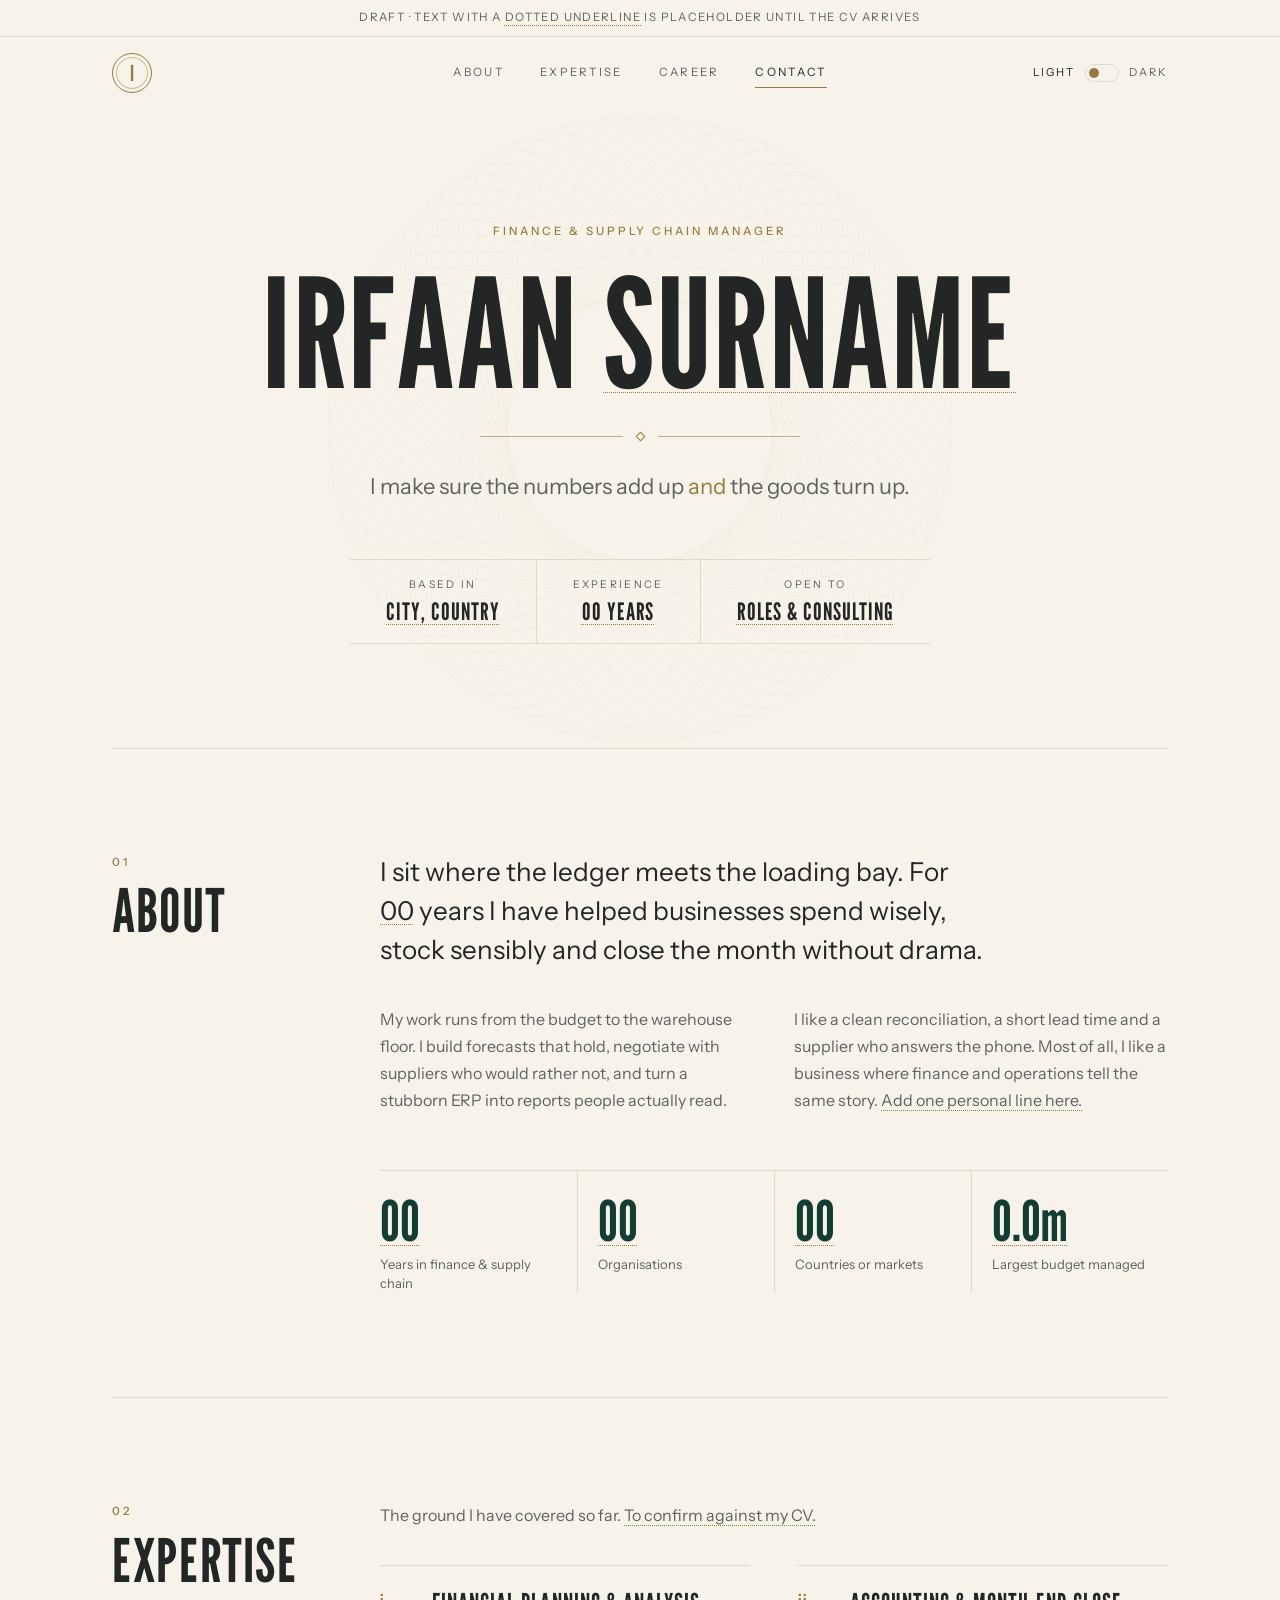
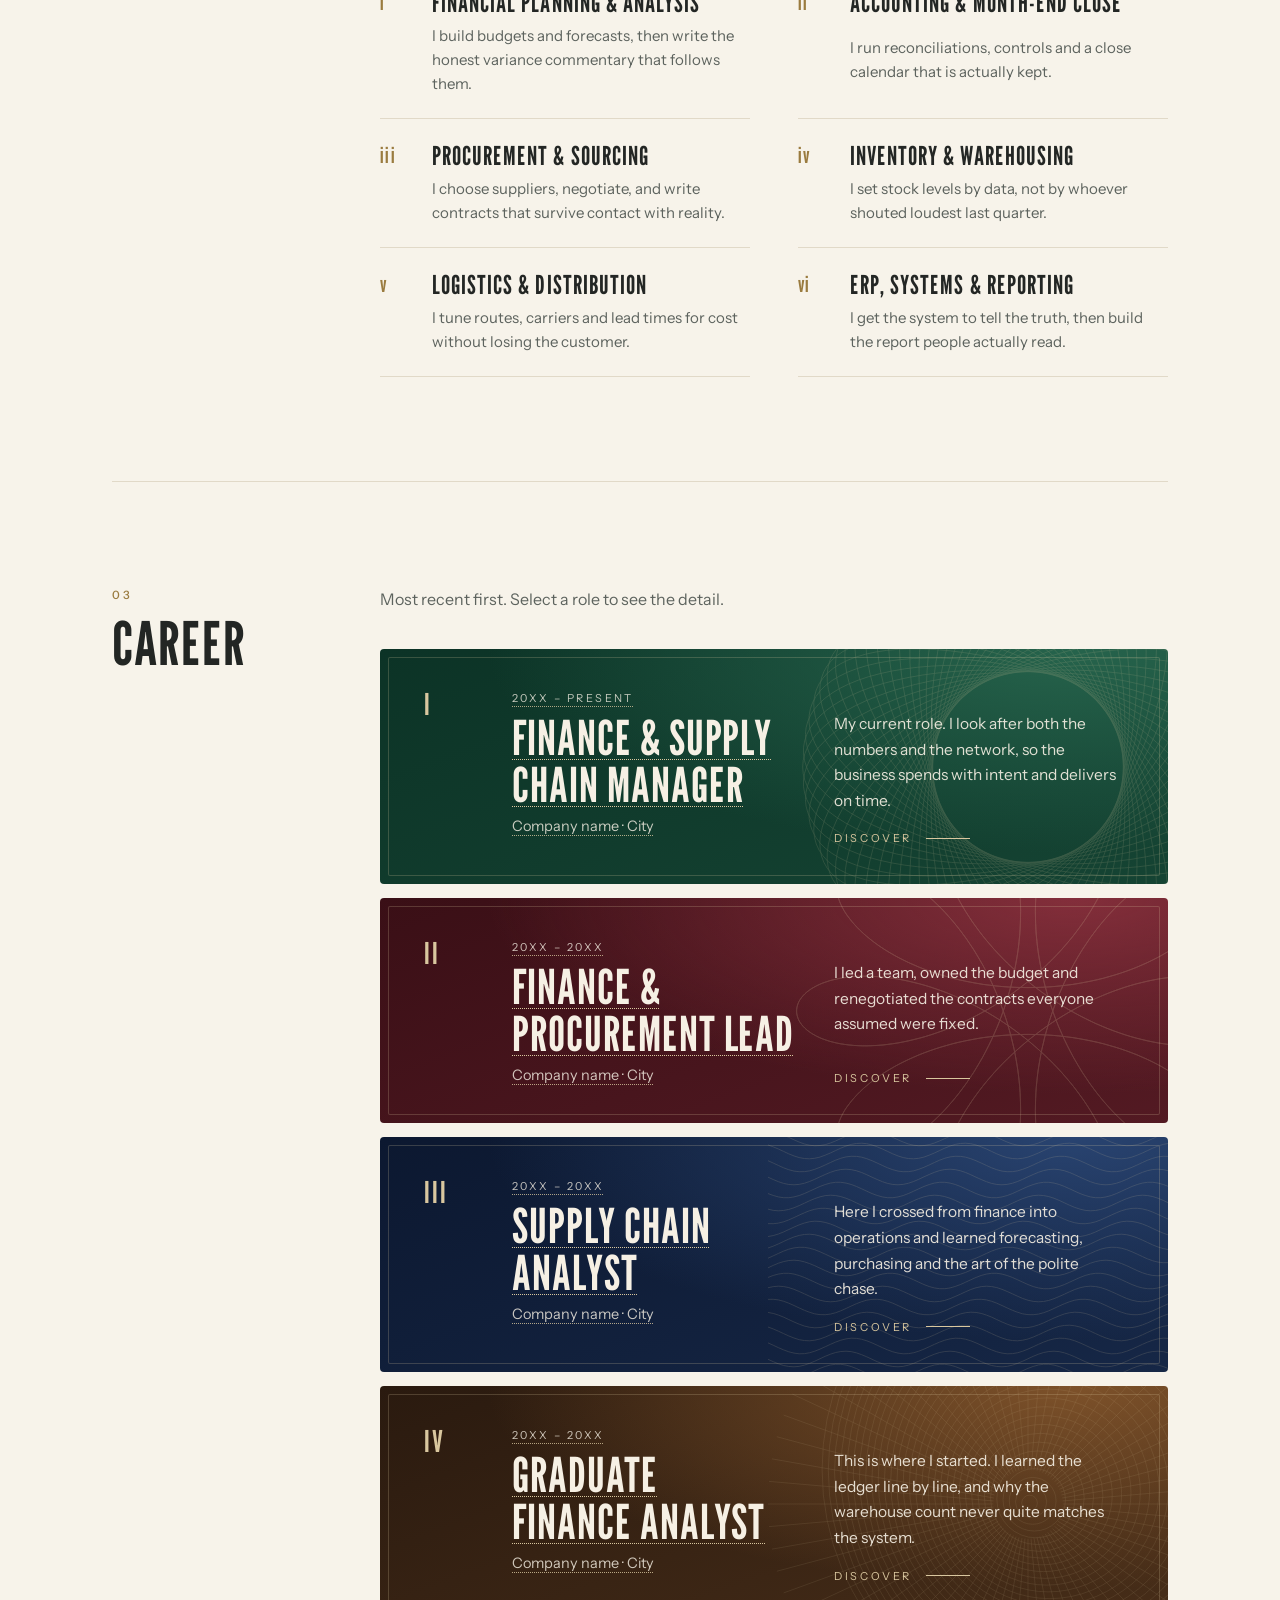
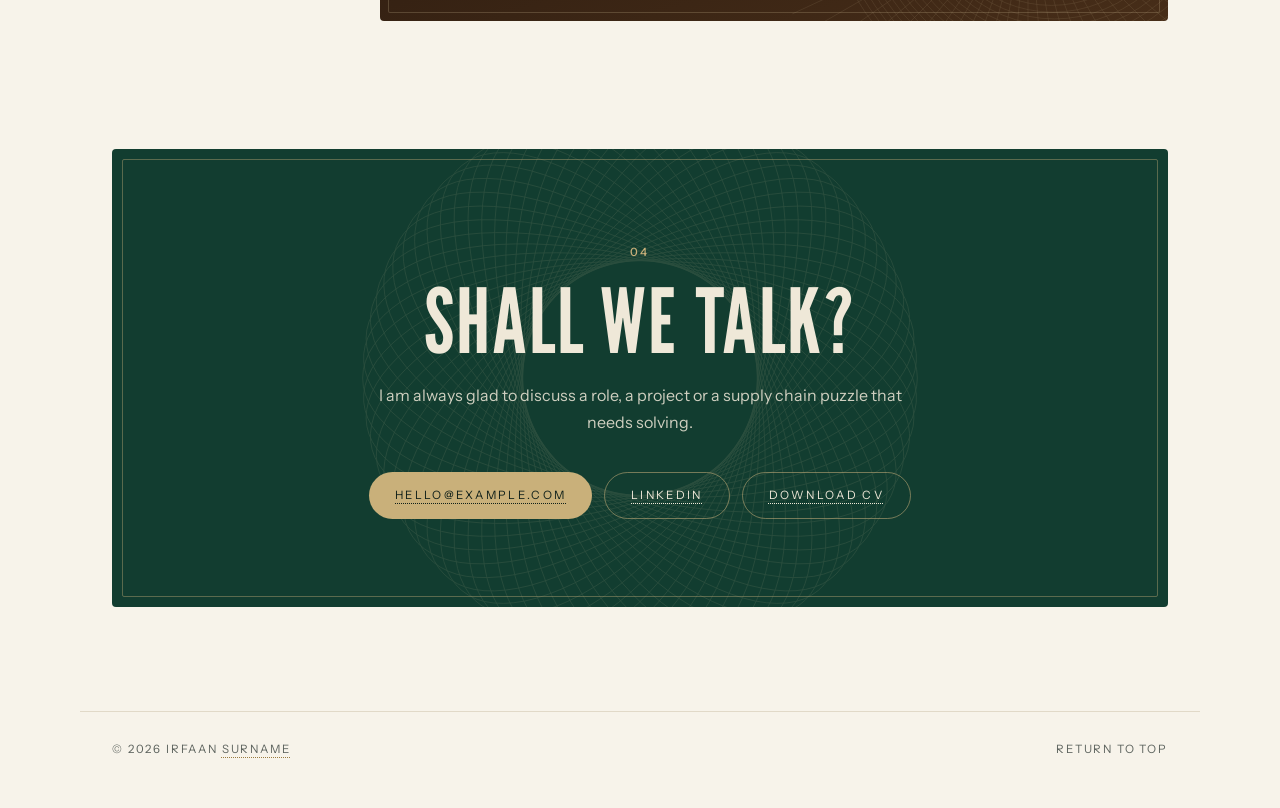
<file: index.html>
<!doctype html>
<html lang="en">
<head>
  <meta charset="utf-8">
  <meta name="viewport" content="width=device-width, initial-scale=1">
  <title>Irfaan · Finance &amp; Supply Chain</title>
  <meta name="description" content="Irfaan, Finance and Supply Chain Manager. About, areas of expertise and career.">
  <link rel="icon" href="assets/favicon.svg" type="image/svg+xml">
  <link rel="preconnect" href="https://fonts.googleapis.com">
  <link rel="preconnect" href="https://fonts.gstatic.com" crossorigin>
  <link href="https://fonts.googleapis.com/css2?family=League+Gothic&family=Instrument+Sans:wght@400;500;600&display=swap" rel="stylesheet">
  <link rel="stylesheet" href="styles.css">
  <script>
    (function () {
      try {
        var t = localStorage.getItem('theme');
        if (t === 'light' || t === 'dark') document.documentElement.setAttribute('data-theme', t);
      } catch (e) {}
    })();
  </script>
</head>
<body>
  <div class="draft-bar" role="note">
    Draft · text with a <mark class="ph">dotted underline</mark> is placeholder until the CV arrives
  </div>

  <header class="site-header">
    <div class="header-inner">
      <a class="crest" href="#top" aria-label="Back to top">
        <span class="crest-mark">I</span>
      </a>
      <nav class="nav" aria-label="Sections">
        <a href="#about">About</a>
        <a href="#expertise">Expertise</a>
        <a href="#career">Career</a>
        <a href="#contact">Contact</a>
      </nav>
      <button class="theme-toggle" type="button" aria-label="Switch between light and dark">
        <span class="theme-toggle-label theme-light">Light</span>
        <span class="theme-toggle-track" aria-hidden="true"><span class="theme-toggle-dot"></span></span>
        <span class="theme-toggle-label theme-dark">Dark</span>
      </button>
    </div>
  </header>

  <main id="top">
    <!-- HERO -->
    <section class="hero">
      <div class="hero-ornament" aria-hidden="true"></div>
      <p class="eyebrow reveal">Finance &amp; Supply Chain Manager</p>
      <h1 class="hero-name reveal">Irfaan <mark class="ph">Surname</mark></h1>
      <div class="rule reveal" aria-hidden="true"><span></span></div>
      <p class="hero-line reveal">
        I make sure the numbers add up <em>and</em> the goods turn up.
      </p>
      <dl class="facts reveal">
        <div><dt>Based in</dt><dd><mark class="ph">City, Country</mark></dd></div>
        <div><dt>Experience</dt><dd><mark class="ph">00 years</mark></dd></div>
        <div><dt>Open to</dt><dd><mark class="ph">Roles &amp; consulting</mark></dd></div>
      </dl>
    </section>

    <!-- ABOUT -->
    <section class="section about" id="about">
      <header class="section-label reveal">
        <span class="section-num">01</span>
        <h2>About</h2>
      </header>
      <div class="about-body">
        <p class="about-lead reveal">
          I sit where the ledger meets the loading bay. For <mark class="ph">00</mark> years I have helped
          businesses spend wisely, stock sensibly and close the month without drama.
        </p>
        <div class="about-cols reveal">
          <p>
            My work runs from the budget to the warehouse floor. I build forecasts that hold, negotiate with
            suppliers who would rather not, and turn a stubborn ERP into reports people actually read.
          </p>
          <p>
            I like a clean reconciliation, a short lead time and a supplier who answers the phone. Most of all,
            I like a business where finance and operations tell the same story.
            <mark class="ph">Add one personal line here.</mark>
          </p>
        </div>
        <div class="tally reveal">
          <div><strong><mark class="ph">00</mark></strong><span>Years in finance &amp; supply chain</span></div>
          <div><strong><mark class="ph">00</mark></strong><span>Organisations</span></div>
          <div><strong><mark class="ph">00</mark></strong><span>Countries or markets</span></div>
          <div><strong><mark class="ph">0.0m</mark></strong><span>Largest budget managed</span></div>
        </div>
      </div>
    </section>

    <!-- EXPERTISE -->
    <section class="section" id="expertise">
      <header class="section-label reveal">
        <span class="section-num">02</span>
        <h2>Expertise</h2>
      </header>
      <div>
        <p class="section-note reveal">The ground I have covered so far. <mark class="ph">To confirm against my CV.</mark></p>
        <ol class="menu">
          <li class="reveal"><span class="menu-num">i</span><h3>Financial planning &amp; analysis</h3><p>I build budgets and forecasts, then write the honest variance commentary that follows them.</p></li>
          <li class="reveal"><span class="menu-num">ii</span><h3>Accounting &amp; month-end close</h3><p>I run reconciliations, controls and a close calendar that is actually kept.</p></li>
          <li class="reveal"><span class="menu-num">iii</span><h3>Procurement &amp; sourcing</h3><p>I choose suppliers, negotiate, and write contracts that survive contact with reality.</p></li>
          <li class="reveal"><span class="menu-num">iv</span><h3>Inventory &amp; warehousing</h3><p>I set stock levels by data, not by whoever shouted loudest last quarter.</p></li>
          <li class="reveal"><span class="menu-num">v</span><h3>Logistics &amp; distribution</h3><p>I tune routes, carriers and lead times for cost without losing the customer.</p></li>
          <li class="reveal"><span class="menu-num">vi</span><h3>ERP, systems &amp; reporting</h3><p>I get the system to tell the truth, then build the report people actually read.</p></li>
        </ol>
      </div>
    </section>

    <!-- CAREER -->
    <section class="section career" id="career">
      <header class="section-label reveal">
        <span class="section-num">03</span>
        <h2>Career</h2>
      </header>
      <div>
        <p class="section-note reveal">Most recent first. Select a role to see the detail.</p>
        <div class="exp-list">
        <article class="exp reveal" data-tone="emerald" data-pattern="rosette">
          <button class="exp-toggle" type="button" aria-expanded="false" aria-controls="exp-1-detail">
            <span class="exp-num" aria-hidden="true">I</span>
            <span class="exp-head">
              <span class="exp-dates"><mark class="ph">20XX – Present</mark></span>
              <span class="exp-role"><mark class="ph">Finance &amp; Supply Chain Manager</mark></span>
              <span class="exp-org"><mark class="ph">Company name · City</mark></span>
            </span>
            <span class="exp-summary">My current role. I look after both the numbers and the network, so the business spends with intent and delivers on time.</span>
            <span class="exp-more" aria-hidden="true"><span class="exp-more-text">Discover</span><span class="exp-line"></span></span>
          </button>
          <div class="exp-detail" id="exp-1-detail" role="region">
            <div class="exp-detail-inner">
              <div class="exp-cols">
                <div>
                  <h4>What the role covers</h4>
                  <ul>
                    <li><mark class="ph">Responsibility one, in a single clear line.</mark></li>
                    <li><mark class="ph">Responsibility two, in a single clear line.</mark></li>
                    <li><mark class="ph">Responsibility three, in a single clear line.</mark></li>
                  </ul>
                </div>
                <div>
                  <h4>What has changed so far</h4>
                  <ul class="results">
                    <li><strong><mark class="ph">00%</mark></strong><span><mark class="ph">Measurable result</mark></span></li>
                    <li><strong><mark class="ph">0.0m</mark></strong><span><mark class="ph">Measurable result</mark></span></li>
                  </ul>
                </div>
              </div>
              <p class="exp-tools"><span>Tools</span> <mark class="ph">ERP · Planning · BI · …</mark></p>
            </div>
          </div>
        </article>
        <article class="exp reveal" data-tone="oxblood" data-pattern="spiro">
          <button class="exp-toggle" type="button" aria-expanded="false" aria-controls="exp-2-detail">
            <span class="exp-num" aria-hidden="true">II</span>
            <span class="exp-head">
              <span class="exp-dates"><mark class="ph">20XX – 20XX</mark></span>
              <span class="exp-role"><mark class="ph">Finance &amp; Procurement Lead</mark></span>
              <span class="exp-org"><mark class="ph">Company name · City</mark></span>
            </span>
            <span class="exp-summary">I led a team, owned the budget and renegotiated the contracts everyone assumed were fixed.</span>
            <span class="exp-more" aria-hidden="true"><span class="exp-more-text">Discover</span><span class="exp-line"></span></span>
          </button>
          <div class="exp-detail" id="exp-2-detail" role="region">
            <div class="exp-detail-inner">
              <div class="exp-cols">
                <div>
                  <h4>What the role covered</h4>
                  <ul>
                    <li><mark class="ph">Responsibility one, in a single clear line.</mark></li>
                    <li><mark class="ph">Responsibility two, in a single clear line.</mark></li>
                    <li><mark class="ph">Responsibility three, in a single clear line.</mark></li>
                  </ul>
                </div>
                <div>
                  <h4>What changed because of it</h4>
                  <ul class="results">
                    <li><strong><mark class="ph">00%</mark></strong><span><mark class="ph">Measurable result</mark></span></li>
                    <li><strong><mark class="ph">0.0m</mark></strong><span><mark class="ph">Measurable result</mark></span></li>
                  </ul>
                </div>
              </div>
              <p class="exp-tools"><span>Tools</span> <mark class="ph">ERP · Sourcing platform · …</mark></p>
            </div>
          </div>
        </article>
        <article class="exp reveal" data-tone="sapphire" data-pattern="wave">
          <button class="exp-toggle" type="button" aria-expanded="false" aria-controls="exp-3-detail">
            <span class="exp-num" aria-hidden="true">III</span>
            <span class="exp-head">
              <span class="exp-dates"><mark class="ph">20XX – 20XX</mark></span>
              <span class="exp-role"><mark class="ph">Supply Chain Analyst</mark></span>
              <span class="exp-org"><mark class="ph">Company name · City</mark></span>
            </span>
            <span class="exp-summary">Here I crossed from finance into operations and learned forecasting, purchasing and the art of the polite chase.</span>
            <span class="exp-more" aria-hidden="true"><span class="exp-more-text">Discover</span><span class="exp-line"></span></span>
          </button>
          <div class="exp-detail" id="exp-3-detail" role="region">
            <div class="exp-detail-inner">
              <div class="exp-cols">
                <div>
                  <h4>What the role covered</h4>
                  <ul>
                    <li><mark class="ph">Responsibility one, in a single clear line.</mark></li>
                    <li><mark class="ph">Responsibility two, in a single clear line.</mark></li>
                    <li><mark class="ph">Responsibility three, in a single clear line.</mark></li>
                  </ul>
                </div>
                <div>
                  <h4>What changed because of it</h4>
                  <ul class="results">
                    <li><strong><mark class="ph">00%</mark></strong><span><mark class="ph">Measurable result</mark></span></li>
                    <li><strong><mark class="ph">0.0m</mark></strong><span><mark class="ph">Measurable result</mark></span></li>
                  </ul>
                </div>
              </div>
              <p class="exp-tools"><span>Tools</span> <mark class="ph">ERP · Forecasting tool · …</mark></p>
            </div>
          </div>
        </article>
        <article class="exp reveal" data-tone="cognac" data-pattern="rings">
          <button class="exp-toggle" type="button" aria-expanded="false" aria-controls="exp-4-detail">
            <span class="exp-num" aria-hidden="true">IV</span>
            <span class="exp-head">
              <span class="exp-dates"><mark class="ph">20XX – 20XX</mark></span>
              <span class="exp-role"><mark class="ph">Graduate Finance Analyst</mark></span>
              <span class="exp-org"><mark class="ph">Company name · City</mark></span>
            </span>
            <span class="exp-summary">This is where I started. I learned the ledger line by line, and why the warehouse count never quite matches the system.</span>
            <span class="exp-more" aria-hidden="true"><span class="exp-more-text">Discover</span><span class="exp-line"></span></span>
          </button>
          <div class="exp-detail" id="exp-4-detail" role="region">
            <div class="exp-detail-inner">
              <div class="exp-cols">
                <div>
                  <h4>What the role covered</h4>
                  <ul>
                    <li><mark class="ph">Responsibility one, in a single clear line.</mark></li>
                    <li><mark class="ph">Responsibility two, in a single clear line.</mark></li>
                    <li><mark class="ph">Responsibility three, in a single clear line.</mark></li>
                  </ul>
                </div>
                <div>
                  <h4>What changed because of it</h4>
                  <ul class="results">
                    <li><strong><mark class="ph">00%</mark></strong><span><mark class="ph">Measurable result</mark></span></li>
                    <li><strong><mark class="ph">0.0m</mark></strong><span><mark class="ph">Measurable result</mark></span></li>
                  </ul>
                </div>
              </div>
              <p class="exp-tools"><span>Tools</span> <mark class="ph">Excel · ERP · …</mark></p>
            </div>
          </div>
        </article>
        </div>
      </div>
    </section>

    <!-- CONTACT -->
    <section class="contact" id="contact">
      <div class="contact-frame reveal">
        <span class="section-num">04</span>
        <h2>Shall we talk?</h2>
        <p>I am always glad to discuss a role, a project or a supply chain puzzle that needs solving.</p>
        <div class="contact-links">
          <a class="btn btn-solid" href="mailto:hello@example.com"><mark class="ph">hello@example.com</mark></a>
          <a class="btn btn-line" href="#" rel="noopener"><mark class="ph">LinkedIn</mark></a>
          <a class="btn btn-line" href="#"><mark class="ph">Download CV</mark></a>
        </div>
      </div>
    </section>
  </main>

  <footer class="site-footer">
    <span>© <span id="year">2026</span> Irfaan <mark class="ph">Surname</mark></span>
    <a href="#top">Return to top</a>
  </footer>

  <script src="script.js" defer></script>
</body>
</html>
</file>
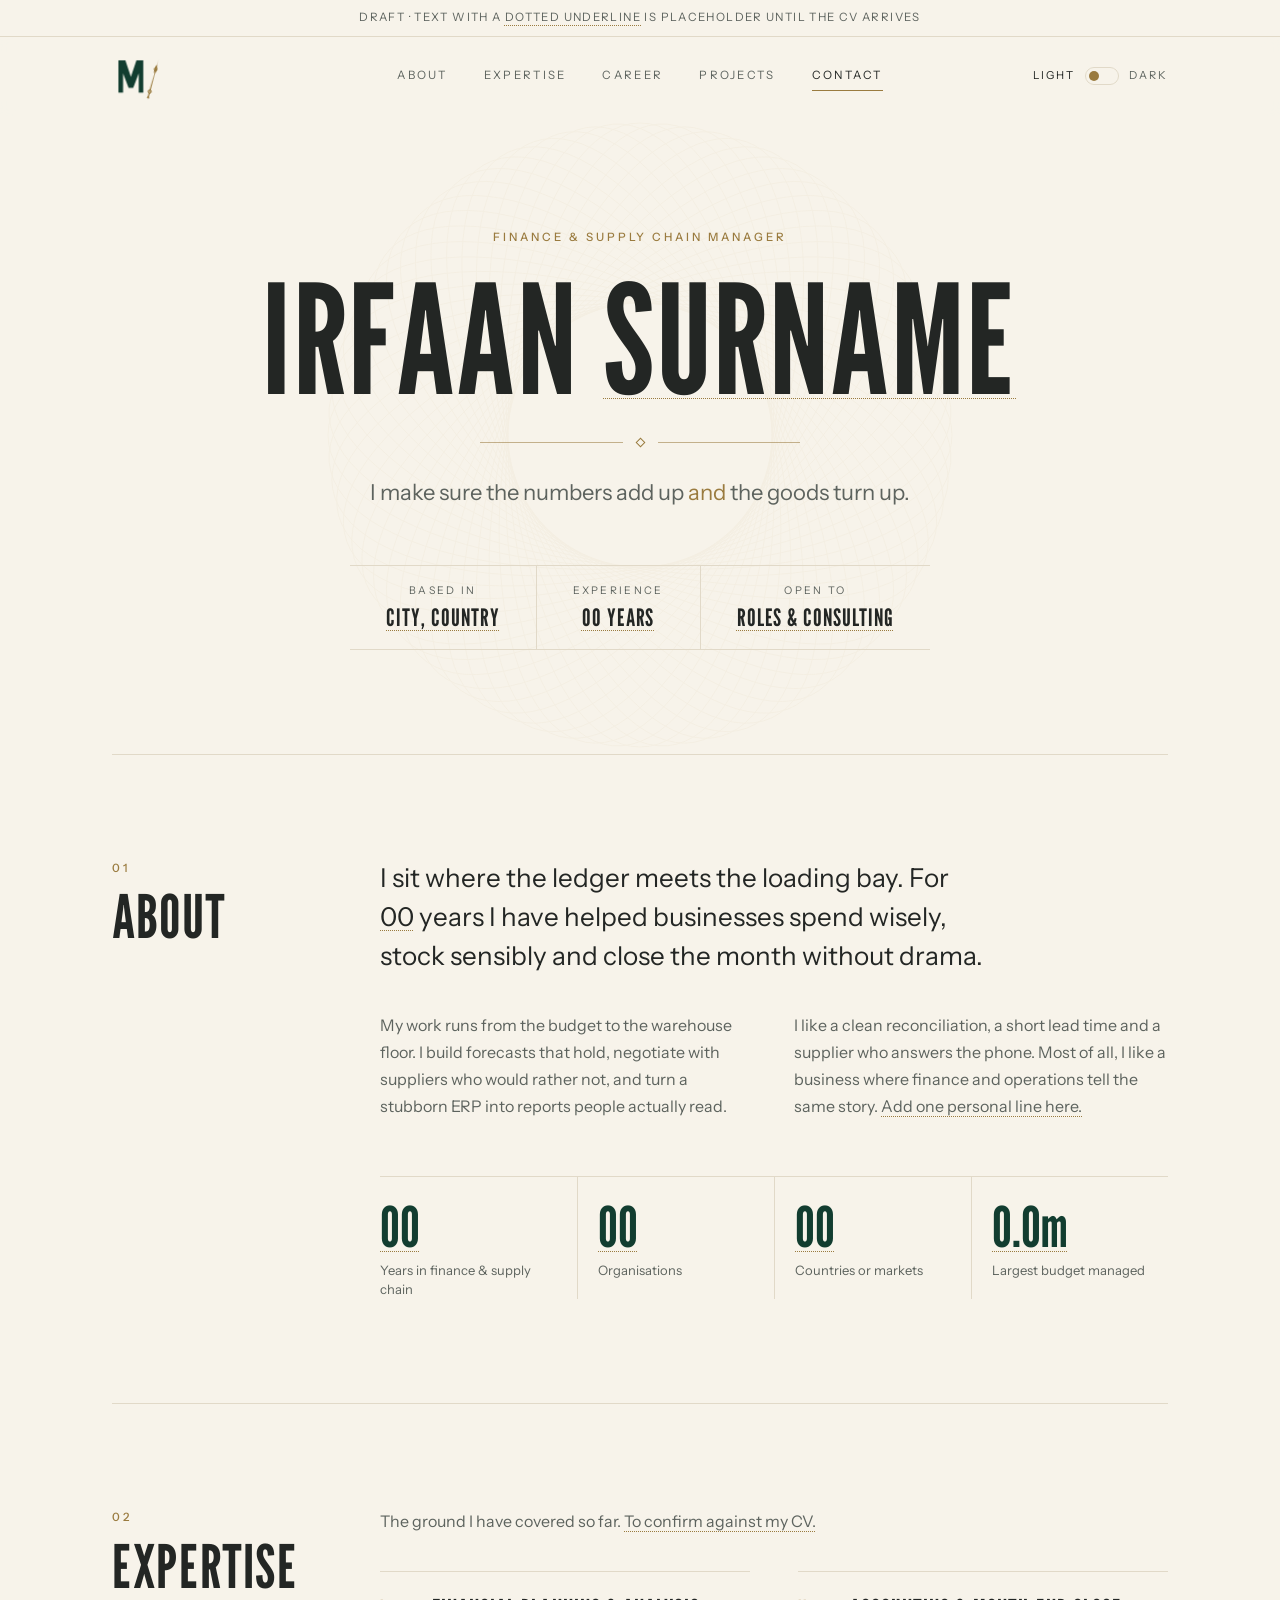
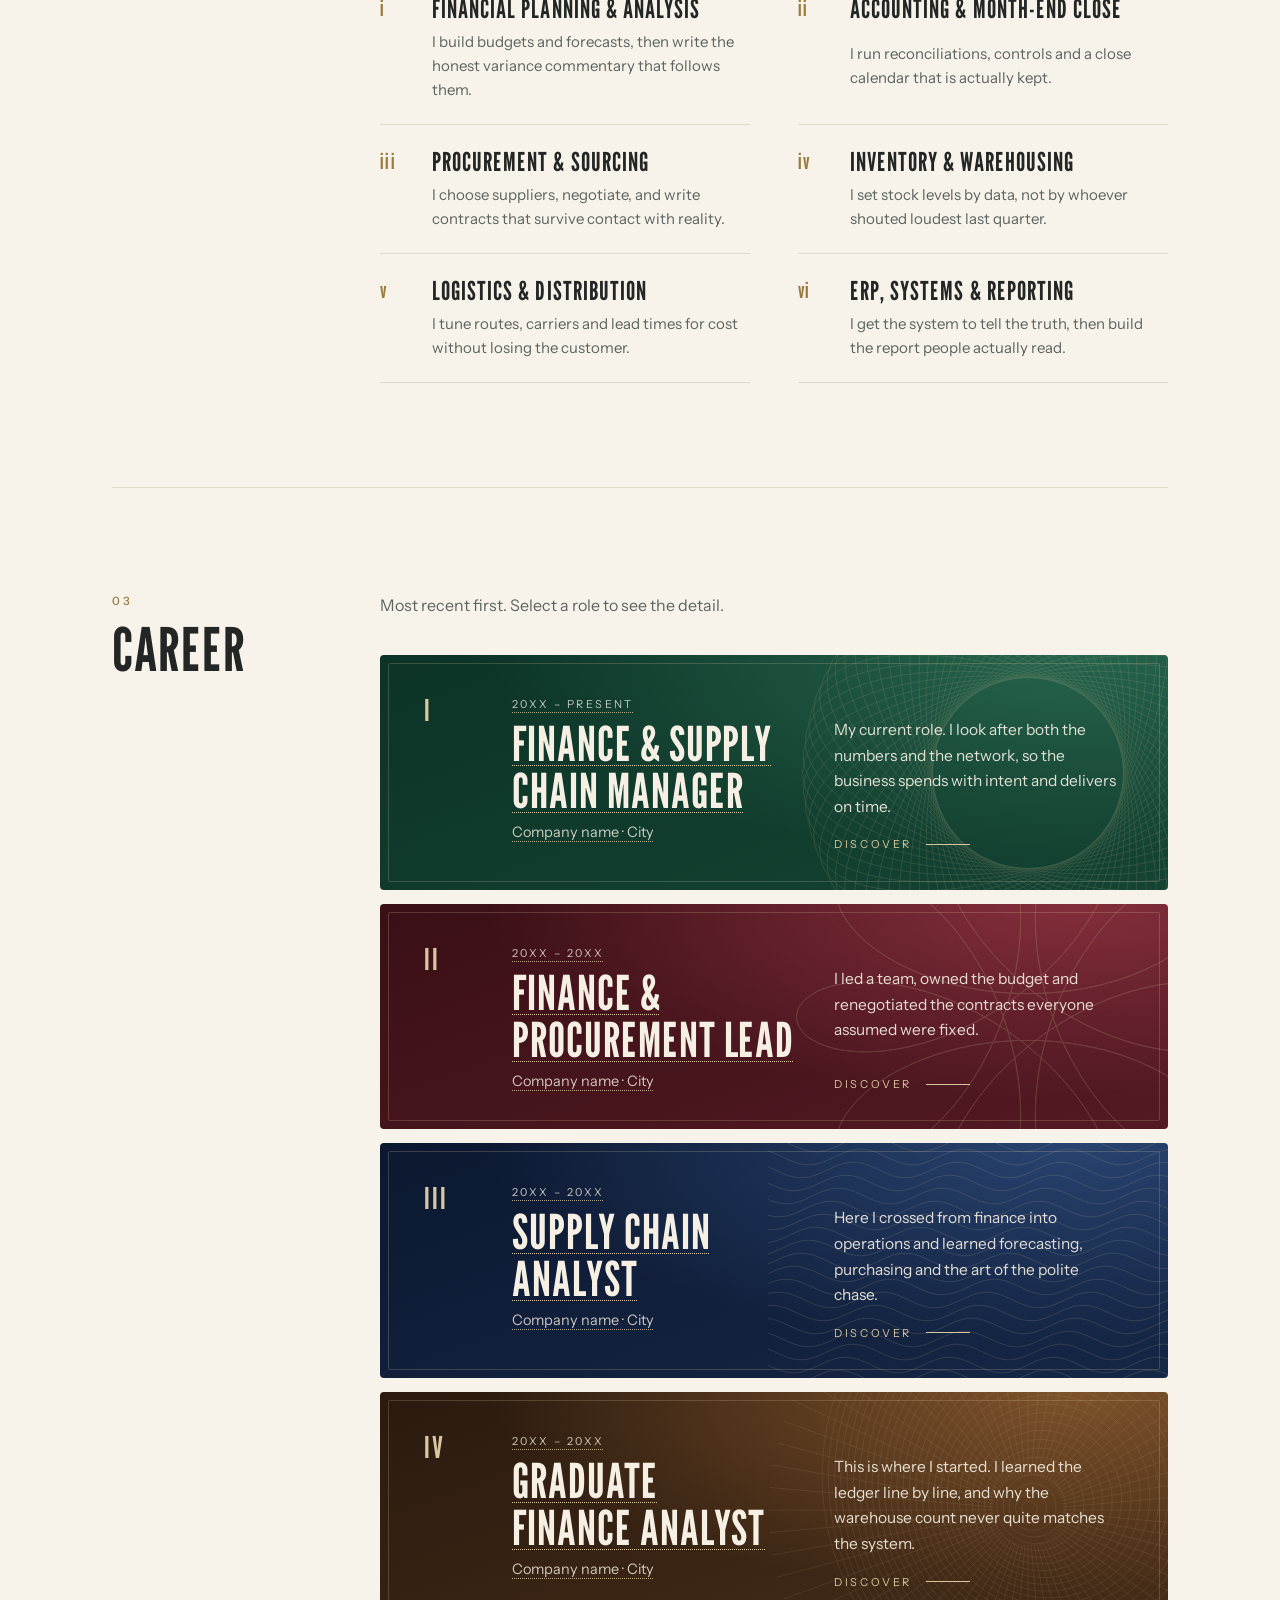
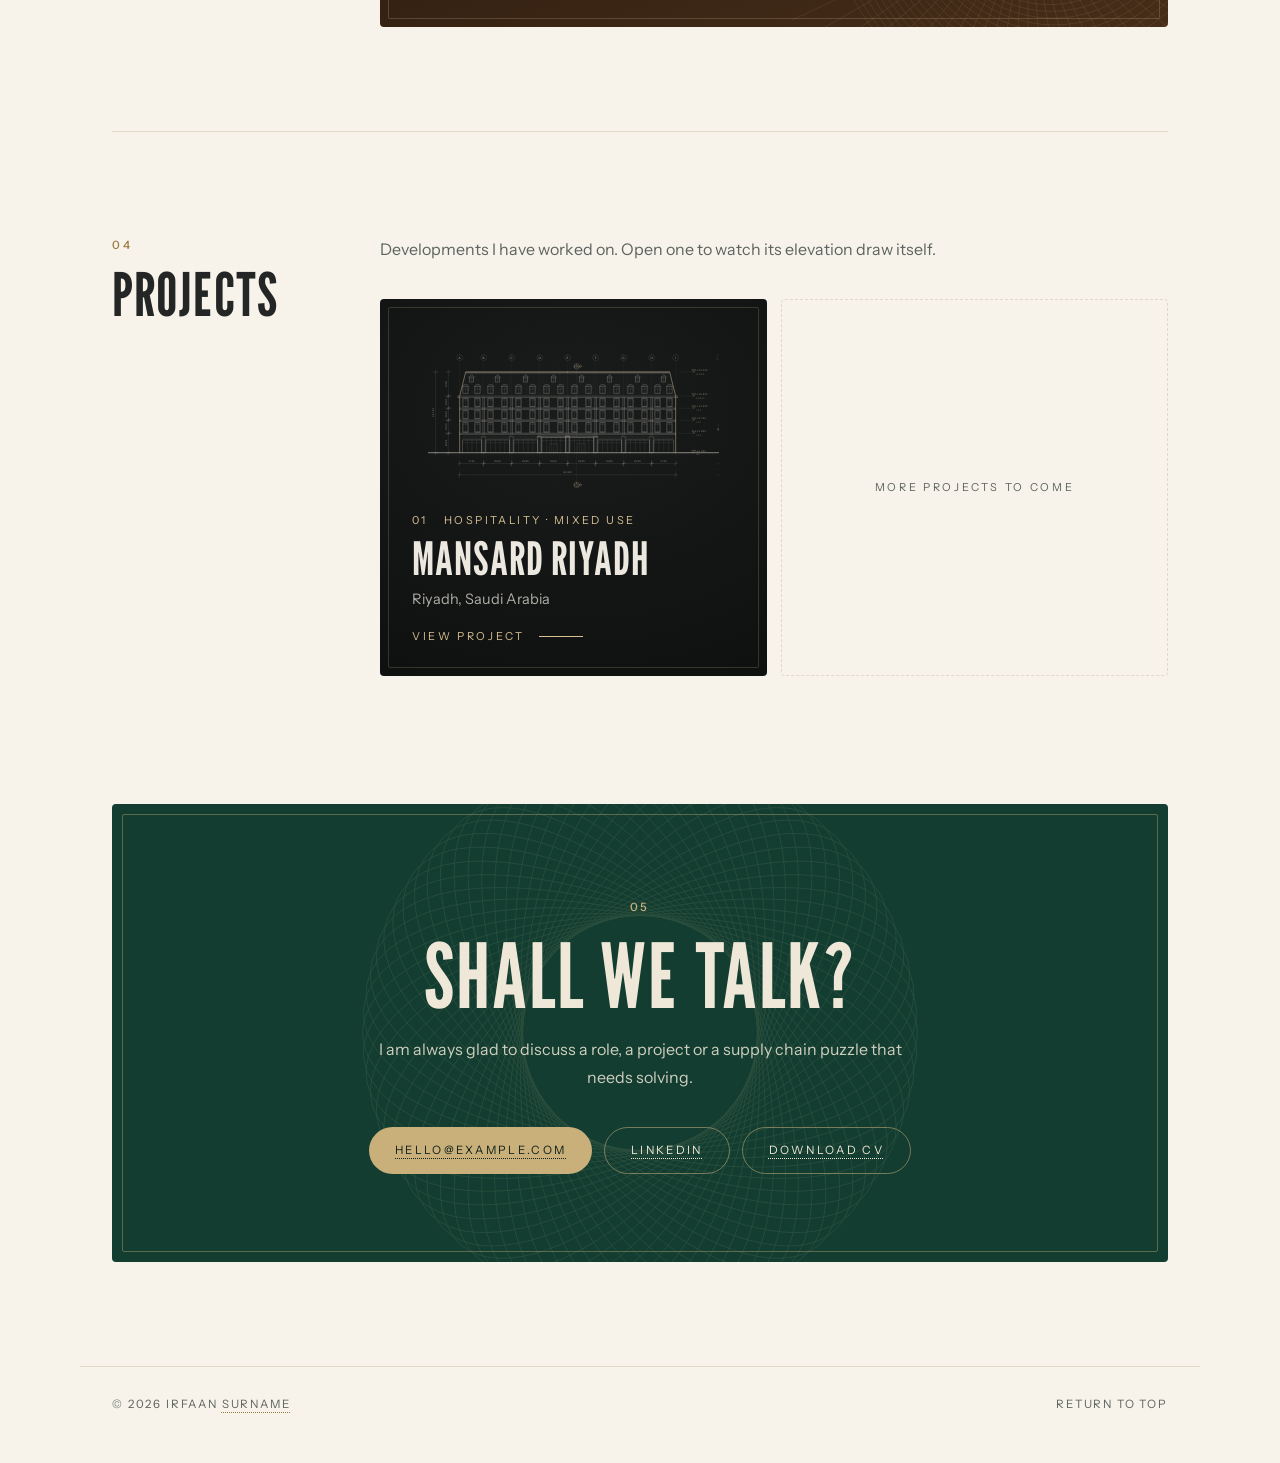
<file: public/index.html>
<!doctype html>
<html lang="en">
<head>
  <meta charset="utf-8">
  <meta name="viewport" content="width=device-width, initial-scale=1">
  <title>Irfaan · Finance &amp; Supply Chain</title>
  <meta name="description" content="Irfaan, Finance and Supply Chain Manager. About, areas of expertise, career and projects.">
  <link rel="icon" href="assets/favicon.svg" type="image/svg+xml">
  <link rel="preconnect" href="https://fonts.googleapis.com">
  <link rel="preconnect" href="https://fonts.gstatic.com" crossorigin>
  <link href="https://fonts.googleapis.com/css2?family=League+Gothic&family=Instrument+Sans:wght@400;500;600&display=swap" rel="stylesheet">
  <link rel="stylesheet" href="styles.css">
  <script>
    (function () {
      try {
        var t = localStorage.getItem('theme');
        if (t === 'light' || t === 'dark') document.documentElement.setAttribute('data-theme', t);
      } catch (e) {}
    })();
  </script>
</head>
<body>
  <div class="draft-bar" role="note">
    Draft · text with a <mark class="ph">dotted underline</mark> is placeholder until the CV arrives
  </div>

  <header class="site-header">
    <div class="header-inner">
      <a class="crest" href="#top" aria-label="MI, back to top">
        <svg class="logo" viewBox="0 0 106 100" aria-hidden="true">
          <path class="logo-m" d="M14 86V16h15l12 36 12-36h15v70H58V44L46 76H36L24 44v42z"/>
          <g transform="translate(82 84) rotate(15)"><g class="logo-hand"><path d="M-1.4 11 L-1.4 0 L0 -72 L1.4 0 L1.4 11 Z"/><path d="M0 -61 L4.2 -50 L0 -39 L-4.2 -50 Z"/><circle cy="13" r="2.6"/><circle r="4.4"/><circle class="logo-pin" r="1.6"/></g></g>
        </svg>
      </a>
      <nav class="nav" aria-label="Sections">
        <a href="#about">About</a>
        <a href="#expertise">Expertise</a>
        <a href="#career">Career</a>
        <a href="#projects">Projects</a>
        <a href="#contact">Contact</a>
      </nav>
      <button class="theme-toggle" type="button" aria-label="Switch between light and dark">
        <span class="theme-toggle-label theme-light">Light</span>
        <span class="theme-toggle-track" aria-hidden="true"><span class="theme-toggle-dot"></span></span>
        <span class="theme-toggle-label theme-dark">Dark</span>
      </button>
    </div>
  </header>

  <main id="top">
    <!-- HERO -->
    <section class="hero">
      <div class="hero-ornament" aria-hidden="true"></div>
      <p class="eyebrow reveal">Finance &amp; Supply Chain Manager</p>
      <h1 class="hero-name reveal">Irfaan <mark class="ph">Surname</mark></h1>
      <div class="rule reveal" aria-hidden="true"><span></span></div>
      <p class="hero-line reveal">
        I make sure the numbers add up <em>and</em> the goods turn up.
      </p>
      <dl class="facts reveal">
        <div><dt>Based in</dt><dd><mark class="ph">City, Country</mark></dd></div>
        <div><dt>Experience</dt><dd><mark class="ph">00 years</mark></dd></div>
        <div><dt>Open to</dt><dd><mark class="ph">Roles &amp; consulting</mark></dd></div>
      </dl>
    </section>

    <!-- ABOUT -->
    <section class="section about" id="about">
      <header class="section-label reveal">
        <span class="section-num">01</span>
        <h2>About</h2>
      </header>
      <div class="about-body">
        <p class="about-lead reveal">
          I sit where the ledger meets the loading bay. For <mark class="ph">00</mark> years I have helped
          businesses spend wisely, stock sensibly and close the month without drama.
        </p>
        <div class="about-cols reveal">
          <p>
            My work runs from the budget to the warehouse floor. I build forecasts that hold, negotiate with
            suppliers who would rather not, and turn a stubborn ERP into reports people actually read.
          </p>
          <p>
            I like a clean reconciliation, a short lead time and a supplier who answers the phone. Most of all,
            I like a business where finance and operations tell the same story.
            <mark class="ph">Add one personal line here.</mark>
          </p>
        </div>
        <div class="tally reveal">
          <div><strong><mark class="ph">00</mark></strong><span>Years in finance &amp; supply chain</span></div>
          <div><strong><mark class="ph">00</mark></strong><span>Organisations</span></div>
          <div><strong><mark class="ph">00</mark></strong><span>Countries or markets</span></div>
          <div><strong><mark class="ph">0.0m</mark></strong><span>Largest budget managed</span></div>
        </div>
      </div>
    </section>

    <!-- EXPERTISE -->
    <section class="section" id="expertise">
      <header class="section-label reveal">
        <span class="section-num">02</span>
        <h2>Expertise</h2>
      </header>
      <div>
        <p class="section-note reveal">The ground I have covered so far. <mark class="ph">To confirm against my CV.</mark></p>
        <ol class="menu">
          <li class="reveal"><span class="menu-num">i</span><h3>Financial planning &amp; analysis</h3><p>I build budgets and forecasts, then write the honest variance commentary that follows them.</p></li>
          <li class="reveal"><span class="menu-num">ii</span><h3>Accounting &amp; month-end close</h3><p>I run reconciliations, controls and a close calendar that is actually kept.</p></li>
          <li class="reveal"><span class="menu-num">iii</span><h3>Procurement &amp; sourcing</h3><p>I choose suppliers, negotiate, and write contracts that survive contact with reality.</p></li>
          <li class="reveal"><span class="menu-num">iv</span><h3>Inventory &amp; warehousing</h3><p>I set stock levels by data, not by whoever shouted loudest last quarter.</p></li>
          <li class="reveal"><span class="menu-num">v</span><h3>Logistics &amp; distribution</h3><p>I tune routes, carriers and lead times for cost without losing the customer.</p></li>
          <li class="reveal"><span class="menu-num">vi</span><h3>ERP, systems &amp; reporting</h3><p>I get the system to tell the truth, then build the report people actually read.</p></li>
        </ol>
      </div>
    </section>

    <!-- CAREER -->
    <section class="section career" id="career">
      <header class="section-label reveal">
        <span class="section-num">03</span>
        <h2>Career</h2>
      </header>
      <div>
        <p class="section-note reveal">Most recent first. Select a role to see the detail.</p>
        <div class="exp-list">
        <article class="exp reveal" data-tone="emerald" data-pattern="rosette">
          <button class="exp-toggle" type="button" aria-expanded="false" aria-controls="exp-1-detail">
            <span class="exp-num" aria-hidden="true">I</span>
            <span class="exp-head">
              <span class="exp-dates"><mark class="ph">20XX – Present</mark></span>
              <span class="exp-role"><mark class="ph">Finance &amp; Supply Chain Manager</mark></span>
              <span class="exp-org"><mark class="ph">Company name · City</mark></span>
            </span>
            <span class="exp-summary">My current role. I look after both the numbers and the network, so the business spends with intent and delivers on time.</span>
            <span class="exp-more" aria-hidden="true"><span class="exp-more-text">Discover</span><span class="exp-line"></span></span>
          </button>
          <div class="exp-detail" id="exp-1-detail" role="region">
            <div class="exp-detail-inner">
              <div class="exp-cols">
                <div>
                  <h4>What the role covers</h4>
                  <ul>
                    <li><mark class="ph">Responsibility one, in a single clear line.</mark></li>
                    <li><mark class="ph">Responsibility two, in a single clear line.</mark></li>
                    <li><mark class="ph">Responsibility three, in a single clear line.</mark></li>
                  </ul>
                </div>
                <div>
                  <h4>What has changed so far</h4>
                  <ul class="results">
                    <li><strong><mark class="ph">00%</mark></strong><span><mark class="ph">Measurable result</mark></span></li>
                    <li><strong><mark class="ph">0.0m</mark></strong><span><mark class="ph">Measurable result</mark></span></li>
                  </ul>
                </div>
              </div>
              <p class="exp-tools"><span>Tools</span> <mark class="ph">ERP · Planning · BI · …</mark></p>
            </div>
          </div>
        </article>
        <article class="exp reveal" data-tone="oxblood" data-pattern="spiro">
          <button class="exp-toggle" type="button" aria-expanded="false" aria-controls="exp-2-detail">
            <span class="exp-num" aria-hidden="true">II</span>
            <span class="exp-head">
              <span class="exp-dates"><mark class="ph">20XX – 20XX</mark></span>
              <span class="exp-role"><mark class="ph">Finance &amp; Procurement Lead</mark></span>
              <span class="exp-org"><mark class="ph">Company name · City</mark></span>
            </span>
            <span class="exp-summary">I led a team, owned the budget and renegotiated the contracts everyone assumed were fixed.</span>
            <span class="exp-more" aria-hidden="true"><span class="exp-more-text">Discover</span><span class="exp-line"></span></span>
          </button>
          <div class="exp-detail" id="exp-2-detail" role="region">
            <div class="exp-detail-inner">
              <div class="exp-cols">
                <div>
                  <h4>What the role covered</h4>
                  <ul>
                    <li><mark class="ph">Responsibility one, in a single clear line.</mark></li>
                    <li><mark class="ph">Responsibility two, in a single clear line.</mark></li>
                    <li><mark class="ph">Responsibility three, in a single clear line.</mark></li>
                  </ul>
                </div>
                <div>
                  <h4>What changed because of it</h4>
                  <ul class="results">
                    <li><strong><mark class="ph">00%</mark></strong><span><mark class="ph">Measurable result</mark></span></li>
                    <li><strong><mark class="ph">0.0m</mark></strong><span><mark class="ph">Measurable result</mark></span></li>
                  </ul>
                </div>
              </div>
              <p class="exp-tools"><span>Tools</span> <mark class="ph">ERP · Sourcing platform · …</mark></p>
            </div>
          </div>
        </article>
        <article class="exp reveal" data-tone="sapphire" data-pattern="wave">
          <button class="exp-toggle" type="button" aria-expanded="false" aria-controls="exp-3-detail">
            <span class="exp-num" aria-hidden="true">III</span>
            <span class="exp-head">
              <span class="exp-dates"><mark class="ph">20XX – 20XX</mark></span>
              <span class="exp-role"><mark class="ph">Supply Chain Analyst</mark></span>
              <span class="exp-org"><mark class="ph">Company name · City</mark></span>
            </span>
            <span class="exp-summary">Here I crossed from finance into operations and learned forecasting, purchasing and the art of the polite chase.</span>
            <span class="exp-more" aria-hidden="true"><span class="exp-more-text">Discover</span><span class="exp-line"></span></span>
          </button>
          <div class="exp-detail" id="exp-3-detail" role="region">
            <div class="exp-detail-inner">
              <div class="exp-cols">
                <div>
                  <h4>What the role covered</h4>
                  <ul>
                    <li><mark class="ph">Responsibility one, in a single clear line.</mark></li>
                    <li><mark class="ph">Responsibility two, in a single clear line.</mark></li>
                    <li><mark class="ph">Responsibility three, in a single clear line.</mark></li>
                  </ul>
                </div>
                <div>
                  <h4>What changed because of it</h4>
                  <ul class="results">
                    <li><strong><mark class="ph">00%</mark></strong><span><mark class="ph">Measurable result</mark></span></li>
                    <li><strong><mark class="ph">0.0m</mark></strong><span><mark class="ph">Measurable result</mark></span></li>
                  </ul>
                </div>
              </div>
              <p class="exp-tools"><span>Tools</span> <mark class="ph">ERP · Forecasting tool · …</mark></p>
            </div>
          </div>
        </article>
        <article class="exp reveal" data-tone="cognac" data-pattern="rings">
          <button class="exp-toggle" type="button" aria-expanded="false" aria-controls="exp-4-detail">
            <span class="exp-num" aria-hidden="true">IV</span>
            <span class="exp-head">
              <span class="exp-dates"><mark class="ph">20XX – 20XX</mark></span>
              <span class="exp-role"><mark class="ph">Graduate Finance Analyst</mark></span>
              <span class="exp-org"><mark class="ph">Company name · City</mark></span>
            </span>
            <span class="exp-summary">This is where I started. I learned the ledger line by line, and why the warehouse count never quite matches the system.</span>
            <span class="exp-more" aria-hidden="true"><span class="exp-more-text">Discover</span><span class="exp-line"></span></span>
          </button>
          <div class="exp-detail" id="exp-4-detail" role="region">
            <div class="exp-detail-inner">
              <div class="exp-cols">
                <div>
                  <h4>What the role covered</h4>
                  <ul>
                    <li><mark class="ph">Responsibility one, in a single clear line.</mark></li>
                    <li><mark class="ph">Responsibility two, in a single clear line.</mark></li>
                    <li><mark class="ph">Responsibility three, in a single clear line.</mark></li>
                  </ul>
                </div>
                <div>
                  <h4>What changed because of it</h4>
                  <ul class="results">
                    <li><strong><mark class="ph">00%</mark></strong><span><mark class="ph">Measurable result</mark></span></li>
                    <li><strong><mark class="ph">0.0m</mark></strong><span><mark class="ph">Measurable result</mark></span></li>
                  </ul>
                </div>
              </div>
              <p class="exp-tools"><span>Tools</span> <mark class="ph">Excel · ERP · …</mark></p>
            </div>
          </div>
        </article>
        </div>
      </div>
    </section>

    <!-- PROJECTS -->
    <section class="section projects" id="projects">
      <header class="section-label reveal">
        <span class="section-num">04</span>
        <h2>Projects</h2>
      </header>
      <div>
        <p class="section-note reveal">Developments I have worked on. Open one to watch its elevation draw itself.</p>
        <div class="proj-grid" id="proj-grid">
          <noscript><p><a href="projects/?p=mansard-riyadh">Mansard Riyadh</a></p></noscript>
        </div>
      </div>
    </section>

    <!-- CONTACT -->
    <section class="contact" id="contact">
      <div class="contact-frame reveal">
        <span class="section-num">05</span>
        <h2>Shall we talk?</h2>
        <p>I am always glad to discuss a role, a project or a supply chain puzzle that needs solving.</p>
        <div class="contact-links">
          <a class="btn btn-solid" href="mailto:hello@example.com"><mark class="ph">hello@example.com</mark></a>
          <a class="btn btn-line" href="#" rel="noopener"><mark class="ph">LinkedIn</mark></a>
          <a class="btn btn-line" href="#"><mark class="ph">Download CV</mark></a>
        </div>
      </div>
    </section>
  </main>

  <footer class="site-footer">
    <span>© <span id="year">2026</span> Irfaan <mark class="ph">Surname</mark></span>
    <a href="#top">Return to top</a>
  </footer>

  <script src="projects/data.js" defer></script>
  <script src="script.js" defer></script>
</body>
</html>
</file>
<file: styles.css>
/* ==========================================================
   Quiet luxury: generous space, hairlines, refined serif.
   Theme: Evergreen & Champagne (swap tokens below to retheme).
   ========================================================== */
:root {
  --bg: #f7f3ea;
  --surface: #fbf8f1;
  --ink: #232624;
  --ink-soft: #5d635e;
  --line: #e1d9c8;
  --accent: #9a7b3f;        /* champagne, deepened for text on ivory */
  --brand: #123d30;         /* forest green */
  --brand-ink: #f7f3ea;
  --band: #123d30;          /* contact band */
  --band-ink: #efe8d8;
  --band-accent: #c9b07a;

  /* career card tones: rich and varied */
  --emerald-a: #0c3326; --emerald-b: #2a6b52;
  --oxblood-a: #3a0f16; --oxblood-b: #8e3340;
  --sapphire-a: #0c1830; --sapphire-b: #2d4a7a;
  --cognac-a: #2a1a0f; --cognac-b: #8a5a2e;
  --card-ink: #f6f0e4;
  --card-line: #d9c79f;

  --display: "League Gothic", "Helvetica Neue Condensed", "Arial Narrow", Impact, sans-serif;
  --sans: "Instrument Sans", "Segoe UI", system-ui, sans-serif;
  --wrap: 1120px;
  color-scheme: light;
}
@media (prefers-color-scheme: dark) {
  :root:not([data-theme="light"]) {
    --bg: #0d1512; --surface: #121c18; --ink: #ece6d8; --ink-soft: #a4aba3; --line: #24302b;
    --accent: #c9b07a; --brand: #c9b07a; --brand-ink: #0d1512;
    --band: #0a2a20; --band-ink: #ece6d8; --band-accent: #c9b07a;
    color-scheme: dark;
  }
}
:root[data-theme="dark"] {
  --bg: #0d1512; --surface: #121c18; --ink: #ece6d8; --ink-soft: #a4aba3; --line: #24302b;
  --accent: #c9b07a; --brand: #c9b07a; --brand-ink: #0d1512;
  --band: #0a2a20; --band-ink: #ece6d8; --band-accent: #c9b07a;
  color-scheme: dark;
}

/* ---------- base ---------- */
*, *::before, *::after { box-sizing: border-box; }
html { scroll-behavior: smooth; scroll-padding-top: 90px; }
body {
  margin: 0; background: var(--bg); color: var(--ink);
  font: 400 16px/1.7 var(--sans);
  -webkit-font-smoothing: antialiased;
  transition: background-color .5s ease, color .5s ease;
}
h1, h2, h3, h4, p { margin: 0; }
ul, ol { margin: 0; padding: 0; list-style: none; }
a { color: inherit; }
button { font: inherit; color: inherit; }
:focus-visible { outline: 1.5px solid var(--accent); outline-offset: 4px; border-radius: 2px; }

mark.ph {
  background: none; color: inherit;
  text-decoration: underline dotted var(--accent);
  text-decoration-thickness: 1px; text-underline-offset: 4px;
}

.draft-bar {
  font-size: 11.5px; letter-spacing: .12em; text-transform: uppercase; text-align: center;
  padding: 8px 16px; color: var(--ink-soft); border-bottom: 1px solid var(--line);
}

/* ---------- header ---------- */
.site-header {
  position: sticky; top: 0; z-index: 20;
  background: color-mix(in srgb, var(--bg) 90%, transparent);
  backdrop-filter: blur(8px); -webkit-backdrop-filter: blur(8px);
  border-bottom: 1px solid transparent;
  transition: border-color .3s;
}
.site-header.scrolled { border-bottom-color: var(--line); }
.header-inner {
  max-width: var(--wrap); margin: 0 auto; padding: 16px 32px;
  display: grid; grid-template-columns: 1fr auto 1fr; align-items: center;
}
.crest { justify-self: start; text-decoration: none; }
.crest-mark {
  display: grid; place-items: center; width: 40px; height: 40px; border-radius: 50%;
  border: 1px solid var(--accent); color: var(--accent);
  font: 400 22px/1 var(--display); padding-top: 1px;
  box-shadow: inset 0 0 0 3px var(--bg), inset 0 0 0 4px color-mix(in srgb, var(--accent) 45%, transparent);
}
.nav { display: flex; gap: 36px; }
.nav a {
  text-decoration: none; font-size: 11.5px; letter-spacing: .2em; text-transform: uppercase;
  color: var(--ink-soft); padding: 6px 0; position: relative; transition: color .25s;
}
.nav a::after {
  content: ""; position: absolute; left: 50%; right: 50%; bottom: 0; height: 1px; background: var(--accent);
  transition: left .35s ease, right .35s ease;
}
.nav a:hover, .nav a.active { color: var(--ink); }
.nav a:hover::after, .nav a.active::after { left: 0; right: 0; }

.theme-toggle {
  justify-self: end; display: inline-flex; align-items: center; gap: 10px;
  background: none; border: 0; cursor: pointer; padding: 6px 0;
  font-size: 11px; letter-spacing: .18em; text-transform: uppercase; color: var(--ink-soft);
}
.theme-toggle-track { position: relative; width: 34px; height: 18px; border-radius: 999px; border: 1px solid var(--line); }
.theme-toggle-dot {
  position: absolute; top: 3px; left: 3px; width: 10px; height: 10px; border-radius: 50%;
  background: var(--accent); transition: transform .35s ease;
}
.theme-light { color: var(--ink); }
:root[data-theme="dark"] .theme-toggle-dot { transform: translateX(16px); }
:root[data-theme="dark"] .theme-light { color: var(--ink-soft); }
:root[data-theme="dark"] .theme-dark { color: var(--ink); }
@media (prefers-color-scheme: dark) {
  :root:not([data-theme="light"]) .theme-toggle-dot { transform: translateX(16px); }
  :root:not([data-theme="light"]) .theme-light { color: var(--ink-soft); }
  :root:not([data-theme="light"]) .theme-dark { color: var(--ink); }
}

main { max-width: var(--wrap); margin: 0 auto; padding: 0 32px; }

/* ---------- hero ---------- */
.hero { position: relative; text-align: center; padding: 112px 0 104px; isolation: isolate; }
.hero-ornament {
  position: absolute; z-index: -1; left: 50%; top: 50%; width: min(720px, 100%); aspect-ratio: 1;
  transform: translate(-50%, -50%);
  background: url("assets/guilloche-rosette.svg") center / contain no-repeat;
  opacity: .1;
  animation: turn 240s linear infinite;
}
@keyframes turn { to { transform: translate(-50%, -50%) rotate(360deg); } }

.eyebrow, .section-num {
  font-size: 11.5px; font-weight: 500; letter-spacing: .26em; text-transform: uppercase; color: var(--accent);
}
.hero-name {
  font: 400 clamp(72px, 12vw, 152px)/.92 var(--display);
  letter-spacing: .01em; text-transform: uppercase; margin: 22px 0 30px; text-wrap: balance;
}
.rule { display: flex; align-items: center; gap: 14px; width: min(320px, 70%); margin: 0 auto 30px; }
.rule::before, .rule::after { content: ""; flex: 1; height: 1px; background: var(--accent); opacity: .55; }
.rule span { width: 7px; height: 7px; transform: rotate(45deg); border: 1px solid var(--accent); }
.hero-line { font: 400 clamp(18px, 1.9vw, 22px)/1.5 var(--sans); color: var(--ink-soft); text-wrap: balance; }
.hero-line em { font-style: normal; color: var(--accent); }

.facts {
  display: inline-grid; grid-template-columns: repeat(3, auto); margin: 56px 0 0;
  border-top: 1px solid var(--line); border-bottom: 1px solid var(--line);
}
.facts div { padding: 16px 36px; }
.facts div + div { border-left: 1px solid var(--line); }
.facts dt { font-size: 10.5px; letter-spacing: .22em; text-transform: uppercase; color: var(--ink-soft); }
.facts dd { margin: 4px 0 0; font: 400 24px/1.2 var(--display); letter-spacing: .04em; text-transform: uppercase; }

/* ---------- sections ---------- */
.section {
  display: grid; grid-template-columns: 220px minmax(0, 1fr); gap: 48px;
  padding: 104px 0; border-top: 1px solid var(--line);
}
.section-label { position: sticky; top: 110px; align-self: start; display: grid; gap: 10px; }
.section-label h2 { font: 400 clamp(44px, 5vw, 60px)/.95 var(--display); letter-spacing: .02em; text-transform: uppercase; }
.section-note { color: var(--ink-soft); margin-bottom: 36px; max-width: 60ch; }

/* about */
.about-lead { font: 400 clamp(21px, 2.2vw, 26px)/1.5 var(--sans); color: var(--ink); max-width: 40ch; text-wrap: balance; margin-bottom: 36px; }
.about-cols { display: grid; grid-template-columns: 1fr 1fr; gap: 40px; color: var(--ink-soft); }
.tally { display: grid; grid-template-columns: repeat(4, 1fr); margin-top: 56px; border-top: 1px solid var(--line); }
.tally div { padding: 22px 20px 0 0; display: grid; gap: 6px; align-content: start; }
.tally div + div { padding-left: 20px; border-left: 1px solid var(--line); }
.tally strong { font: 400 56px/1 var(--display); color: var(--brand); font-variant-numeric: lining-nums tabular-nums; }
.tally span { font-size: 13px; color: var(--ink-soft); line-height: 1.45; }

/* expertise as a menu */
.menu { display: grid; grid-template-columns: 1fr 1fr; column-gap: 48px; }
.menu li {
  display: grid; grid-template-columns: 44px 1fr; column-gap: 8px;
  padding: 22px 0; border-top: 1px solid var(--line);
}
.menu li:nth-last-child(-n+2) { border-bottom: 1px solid var(--line); }
.menu-num { grid-row: span 2; font: 400 22px/1.35 var(--display); letter-spacing: .06em; color: var(--accent); }
.menu h3 { font: 400 26px/1.15 var(--display); letter-spacing: .04em; text-transform: uppercase; margin-bottom: 6px; }
.menu p { color: var(--ink-soft); font-size: 15px; line-height: 1.6; }

/* ---------- career cards ---------- */
.exp-list { display: grid; gap: 14px; }
.exp {
  --a: var(--emerald-a); --b: var(--emerald-b); --pattern: url("assets/guilloche-rosette.svg");
  position: relative; isolation: isolate; overflow: hidden;
  border-radius: 4px; color: var(--card-ink);
  background:
    radial-gradient(120% 140% at 88% 0%, color-mix(in srgb, var(--b) 85%, transparent), transparent 62%),
    linear-gradient(160deg, var(--a), color-mix(in srgb, var(--a) 70%, var(--b)));
}
.exp[data-tone="oxblood"]  { --a: var(--oxblood-a);  --b: var(--oxblood-b); }
.exp[data-tone="sapphire"] { --a: var(--sapphire-a); --b: var(--sapphire-b); }
.exp[data-tone="cognac"]   { --a: var(--cognac-a);   --b: var(--cognac-b); }
.exp[data-pattern="spiro"] { --pattern: url("assets/guilloche-spiro.svg"); }
.exp[data-pattern="wave"]  { --pattern: url("assets/guilloche-wave.svg"); }
.exp[data-pattern="rings"] { --pattern: url("assets/guilloche-rings.svg"); }

/* engraved pattern */
.exp::before {
  content: ""; position: absolute; z-index: -1; right: -120px; top: 50%; width: 520px; height: 520px;
  margin-top: -260px; background: var(--pattern) center / contain no-repeat;
  opacity: .2; transition: transform 1.6s cubic-bezier(.2,.7,.2,1), opacity .6s;
}
/* fine inner frame and a slow sheen on hover */
.exp::after {
  content: ""; position: absolute; inset: 8px; z-index: -1; pointer-events: none;
  border: 1px solid color-mix(in srgb, var(--card-line) 22%, transparent); border-radius: 2px;
  background: linear-gradient(105deg, transparent 40%, rgba(255,255,255,.07) 50%, transparent 60%) -150% 0 / 250% 100% no-repeat;
  transition: background-position 1.4s ease;
}
.exp:hover::before { transform: rotate(14deg) scale(1.04); opacity: .28; }
.exp:hover::after { background-position: 150% 0; }

.exp-toggle {
  all: unset; box-sizing: border-box; cursor: pointer; width: 100%;
  display: grid; grid-template-columns: 56px minmax(0, 1fr) minmax(0, 1fr); column-gap: 32px; row-gap: 16px;
  grid-template-areas: "num head summary" "num head more";
  padding: 40px 44px 36px;
}
.exp-toggle:focus-visible { outline: 1.5px solid var(--card-line); outline-offset: -14px; }
.exp-num { grid-area: num; font: 400 30px/1 var(--display); color: var(--card-line); letter-spacing: .06em; }
.exp-head { grid-area: head; display: grid; gap: 6px; align-content: start; }
.exp-dates { font-size: 11px; letter-spacing: .22em; text-transform: uppercase; opacity: .78; }
.exp-role { font: 400 clamp(36px, 3.8vw, 48px)/.98 var(--display); letter-spacing: .02em; text-transform: uppercase; text-wrap: balance; }
.exp-org { font-size: 14.5px; opacity: .8; }
.exp-summary { grid-area: summary; font-size: 15.5px; line-height: 1.65; opacity: .9; padding-top: 22px; }
.exp-more {
  grid-area: more; align-self: end; display: inline-flex; align-items: center; gap: 14px;
  font-size: 11px; letter-spacing: .24em; text-transform: uppercase; color: var(--card-line);
}
.exp-line { width: 44px; height: 1px; background: currentColor; transition: width .4s ease; }
.exp:hover .exp-line { width: 72px; }
.exp mark.ph { text-decoration-color: var(--card-line); }

.exp-detail { display: grid; grid-template-rows: 0fr; transition: grid-template-rows .55s cubic-bezier(.2,.7,.2,1); }
.exp-detail-inner { overflow: hidden; min-height: 0; padding: 0 44px 0 132px; }
.exp.open .exp-detail { grid-template-rows: 1fr; }
.exp.open .exp-detail-inner { padding-bottom: 40px; }
.exp.open .exp-line { width: 72px; }

.exp-cols {
  display: grid; grid-template-columns: 1.3fr 1fr; gap: 40px;
  padding-top: 28px; border-top: 1px solid color-mix(in srgb, var(--card-line) 30%, transparent);
}
.exp h4 { font-size: 10.5px; letter-spacing: .24em; text-transform: uppercase; font-weight: 500; color: var(--card-line); margin-bottom: 14px; }
.exp-cols ul li { position: relative; padding-left: 20px; margin: 8px 0; font-size: 15px; }
.exp-cols ul li::before {
  content: ""; position: absolute; left: 2px; top: .7em; width: 5px; height: 5px;
  transform: rotate(45deg); border: 1px solid var(--card-line);
}
.results { display: grid; grid-template-columns: 1fr 1fr; gap: 20px; }
.results li { padding-left: 0 !important; margin: 0 !important; display: grid; gap: 4px; }
.results li::before { display: none; }
.results strong { font: 400 50px/1 var(--display); letter-spacing: .02em; }
.results span { font-size: 13.5px; opacity: .8; }
.exp-tools { margin-top: 26px; font-size: 14px; opacity: .9; }
.exp-tools span { font-size: 10.5px; letter-spacing: .24em; text-transform: uppercase; color: var(--card-line); margin-right: 10px; }

/* ---------- contact band ---------- */
.contact { padding: 24px 0 104px; }
.contact-frame {
  position: relative; text-align: center; padding: 88px 32px; color: var(--band-ink);
  background: var(--band); border-radius: 4px; isolation: isolate; overflow: hidden;
}
.contact-frame::before {
  content: ""; position: absolute; inset: 10px; border: 1px solid color-mix(in srgb, var(--band-accent) 40%, transparent);
  border-radius: 2px; pointer-events: none;
}
.contact-frame::after {
  content: ""; position: absolute; z-index: -1; left: 50%; top: 50%; width: 640px; height: 640px; transform: translate(-50%, -50%);
  background: url("assets/guilloche-rosette.svg") center / contain no-repeat; opacity: .12;
}
.contact-frame .section-num { color: var(--band-accent); }
.contact-frame h2 { font: 400 clamp(56px, 7vw, 96px)/.95 var(--display); letter-spacing: .02em; text-transform: uppercase; margin: 14px 0 18px; }
.contact-frame p { max-width: 48ch; margin: 0 auto; opacity: .85; }
.contact-links { display: flex; flex-wrap: wrap; justify-content: center; gap: 12px; margin-top: 36px; }
.btn {
  display: inline-flex; align-items: center; padding: 13px 26px; border-radius: 999px; text-decoration: none;
  font-size: 11.5px; letter-spacing: .2em; text-transform: uppercase;
  transition: background-color .3s, color .3s, border-color .3s;
}
.btn-solid { background: var(--band-accent); color: #10201a; }
.btn-solid:hover { background: var(--band-ink); }
.btn-line { border: 1px solid color-mix(in srgb, var(--band-accent) 55%, transparent); }
.btn-line:hover { border-color: var(--band-accent); }
.contact-frame mark.ph { text-decoration-color: currentColor; }

.site-footer {
  max-width: var(--wrap); margin: 0 auto; padding: 28px 32px 48px;
  display: flex; justify-content: space-between; gap: 16px;
  font-size: 11.5px; letter-spacing: .16em; text-transform: uppercase; color: var(--ink-soft);
  border-top: 1px solid var(--line);
}
.site-footer a { text-decoration: none; }
.site-footer a:hover { color: var(--accent); }

/* ---------- reveal ---------- */
.js .reveal { opacity: 0; transform: translateY(12px); transition: opacity .9s ease, transform .9s ease; }
.js .reveal.in { opacity: 1; transform: none; }

/* ---------- responsive ---------- */
@media (max-width: 980px) {
  .section { grid-template-columns: 1fr; gap: 28px; padding: 80px 0; }
  .section-label { position: static; }
  .exp-toggle { grid-template-columns: 40px minmax(0, 1fr); grid-template-areas: "num head" "num summary" "num more"; padding: 32px 28px; }
  .exp-summary { padding-top: 0; }
  .exp-detail-inner { padding: 0 28px 0 100px; }
}
@media (max-width: 720px) {
  .header-inner { grid-template-columns: auto 1fr; padding: 12px 16px; }
  .nav { display: none; }
  main { padding: 0 16px; }
  .hero { padding: 72px 0 72px; }
  .facts { display: grid; grid-template-columns: 1fr; width: 100%; }
  .facts div + div { border-left: 0; border-top: 1px solid var(--line); }
  .about-cols, .menu, .exp-cols { grid-template-columns: 1fr; }
  .menu li:nth-last-child(2) { border-bottom: 0; }
  .tally { grid-template-columns: 1fr 1fr; }
  .tally div:nth-child(3) { border-left: 0; padding-left: 0; }
  .tally div:nth-child(n+3) { border-top: 1px solid var(--line); margin-top: 20px; }
  .exp-toggle { grid-template-columns: 1fr; grid-template-areas: "num" "head" "summary" "more"; padding: 28px 22px; row-gap: 12px; }
  .exp-detail-inner { padding: 0 22px; }
  .exp::before { width: 360px; height: 360px; margin-top: -180px; right: -160px; }
  .contact-frame { padding: 64px 20px; }
  .site-footer { padding: 24px 16px 40px; }
}

@media (prefers-reduced-motion: reduce) {
  html { scroll-behavior: auto; }
  *, *::before, *::after { animation: none !important; transition-duration: .01ms !important; }
  .js .reveal { opacity: 1; transform: none; }
}
</file>
<file: public/styles.css>
/* ==========================================================
   Quiet luxury: generous space, hairlines, refined serif.
   Theme: Evergreen & Champagne (swap tokens below to retheme).
   ========================================================== */
:root {
  --bg: #f7f3ea;
  --surface: #fbf8f1;
  --ink: #232624;
  --ink-soft: #5d635e;
  --line: #e1d9c8;
  --accent: #9a7b3f;        /* champagne, deepened for text on ivory */
  --brand: #123d30;         /* forest green */
  --brand-ink: #f7f3ea;
  --band: #123d30;          /* contact band */
  --band-ink: #efe8d8;
  --band-accent: #c9b07a;
  --logo-m: #123d30;

  /* career card tones: rich and varied */
  --emerald-a: #0c3326; --emerald-b: #2a6b52;
  --oxblood-a: #3a0f16; --oxblood-b: #8e3340;
  --sapphire-a: #0c1830; --sapphire-b: #2d4a7a;
  --cognac-a: #2a1a0f; --cognac-b: #8a5a2e;
  --card-ink: #f6f0e4;
  --card-line: #d9c79f;

  --display: "League Gothic", "Helvetica Neue Condensed", "Arial Narrow", Impact, sans-serif;
  --sans: "Instrument Sans", "Segoe UI", system-ui, sans-serif;
  --wrap: 1120px;
  color-scheme: light;
}
@media (prefers-color-scheme: dark) {
  :root:not([data-theme="light"]) {
    --bg: #0d1512; --surface: #121c18; --ink: #ece6d8; --ink-soft: #a4aba3; --line: #24302b;
    --accent: #c9b07a; --brand: #c9b07a; --brand-ink: #0d1512;
    --band: #0a2a20; --band-ink: #ece6d8; --band-accent: #c9b07a; --logo-m: #ece6d8;
    color-scheme: dark;
  }
}
:root[data-theme="dark"] {
  --bg: #0d1512; --surface: #121c18; --ink: #ece6d8; --ink-soft: #a4aba3; --line: #24302b;
  --accent: #c9b07a; --brand: #c9b07a; --brand-ink: #0d1512;
  --band: #0a2a20; --band-ink: #ece6d8; --band-accent: #c9b07a; --logo-m: #ece6d8;
  color-scheme: dark;
}

/* ---------- base ---------- */
*, *::before, *::after { box-sizing: border-box; }
html { scroll-behavior: smooth; scroll-padding-top: 90px; }
body {
  margin: 0; background: var(--bg); color: var(--ink);
  font: 400 16px/1.7 var(--sans);
  -webkit-font-smoothing: antialiased;
  transition: background-color .5s ease, color .5s ease;
}
h1, h2, h3, h4, p { margin: 0; }
ul, ol { margin: 0; padding: 0; list-style: none; }
a { color: inherit; }
button { font: inherit; color: inherit; }
:focus-visible { outline: 1.5px solid var(--accent); outline-offset: 4px; border-radius: 2px; }

mark.ph {
  background: none; color: inherit;
  text-decoration: underline dotted var(--accent);
  text-decoration-thickness: 1px; text-underline-offset: 4px;
}

.draft-bar {
  font-size: 11.5px; letter-spacing: .12em; text-transform: uppercase; text-align: center;
  padding: 8px 16px; color: var(--ink-soft); border-bottom: 1px solid var(--line);
}

/* ---------- header ---------- */
.site-header {
  position: sticky; top: 0; z-index: 20;
  background: color-mix(in srgb, var(--bg) 90%, transparent);
  backdrop-filter: blur(8px); -webkit-backdrop-filter: blur(8px);
  border-bottom: 1px solid transparent;
  transition: border-color .3s;
}
.site-header.scrolled { border-bottom-color: var(--line); }
.header-inner {
  max-width: var(--wrap); margin: 0 auto; padding: 16px 32px;
  display: grid; grid-template-columns: 1fr auto 1fr; align-items: center;
}
.crest { justify-self: start; text-decoration: none; }
.logo { display: block; height: 46px; width: auto; overflow: visible; }
.logo-m { fill: var(--logo-m); transform-box: fill-box; transform-origin: 50% 100%; animation: logo-settle 1s cubic-bezier(.2,.7,.2,1) both; }
.logo-hand { fill: var(--accent); transform-box: fill-box; transform-origin: 50% 83.3%; animation: logo-sweep 1.6s .45s cubic-bezier(.3,1.45,.5,1) both; }
.logo-pin { fill: var(--bg); }
.crest:hover .logo-hand { animation: logo-tick .6s cubic-bezier(.3,1.6,.5,1); }
@keyframes logo-settle { from { opacity: 0; transform: translateY(6px); } to { opacity: 1; transform: none; } }
@keyframes logo-sweep { from { opacity: 0; transform: rotate(-40deg); } 15% { opacity: 1; } to { opacity: 1; transform: rotate(0deg); } }
@keyframes logo-tick { 40% { transform: rotate(6deg); } to { transform: rotate(0deg); } }
.nav { display: flex; gap: 36px; }
.nav a {
  text-decoration: none; font-size: 11.5px; letter-spacing: .2em; text-transform: uppercase;
  color: var(--ink-soft); padding: 6px 0; position: relative; transition: color .25s;
}
.nav a::after {
  content: ""; position: absolute; left: 50%; right: 50%; bottom: 0; height: 1px; background: var(--accent);
  transition: left .35s ease, right .35s ease;
}
.nav a:hover, .nav a.active { color: var(--ink); }
.nav a:hover::after, .nav a.active::after { left: 0; right: 0; }

.theme-toggle {
  justify-self: end; display: inline-flex; align-items: center; gap: 10px;
  background: none; border: 0; cursor: pointer; padding: 6px 0;
  font-size: 11px; letter-spacing: .18em; text-transform: uppercase; color: var(--ink-soft);
}
.theme-toggle-track { position: relative; width: 34px; height: 18px; border-radius: 999px; border: 1px solid var(--line); }
.theme-toggle-dot {
  position: absolute; top: 3px; left: 3px; width: 10px; height: 10px; border-radius: 50%;
  background: var(--accent); transition: transform .35s ease;
}
.theme-light { color: var(--ink); }
:root[data-theme="dark"] .theme-toggle-dot { transform: translateX(16px); }
:root[data-theme="dark"] .theme-light { color: var(--ink-soft); }
:root[data-theme="dark"] .theme-dark { color: var(--ink); }
@media (prefers-color-scheme: dark) {
  :root:not([data-theme="light"]) .theme-toggle-dot { transform: translateX(16px); }
  :root:not([data-theme="light"]) .theme-light { color: var(--ink-soft); }
  :root:not([data-theme="light"]) .theme-dark { color: var(--ink); }
}

main { max-width: var(--wrap); margin: 0 auto; padding: 0 32px; }

/* ---------- hero ---------- */
.hero { position: relative; text-align: center; padding: 112px 0 104px; isolation: isolate; }
.hero-ornament {
  position: absolute; z-index: -1; left: 50%; top: 50%; width: min(720px, 100%); aspect-ratio: 1;
  transform: translate(-50%, -50%);
  background: url("assets/guilloche-rosette.svg") center / contain no-repeat;
  opacity: .1;
  animation: turn 240s linear infinite;
}
@keyframes turn { to { transform: translate(-50%, -50%) rotate(360deg); } }

.eyebrow, .section-num {
  font-size: 11.5px; font-weight: 500; letter-spacing: .26em; text-transform: uppercase; color: var(--accent);
}
.hero-name {
  font: 400 clamp(72px, 12vw, 152px)/.92 var(--display);
  letter-spacing: .01em; text-transform: uppercase; margin: 22px 0 30px; text-wrap: balance;
}
.rule { display: flex; align-items: center; gap: 14px; width: min(320px, 70%); margin: 0 auto 30px; }
.rule::before, .rule::after { content: ""; flex: 1; height: 1px; background: var(--accent); opacity: .55; }
.rule span { width: 7px; height: 7px; transform: rotate(45deg); border: 1px solid var(--accent); }
.hero-line { font: 400 clamp(18px, 1.9vw, 22px)/1.5 var(--sans); color: var(--ink-soft); text-wrap: balance; }
.hero-line em { font-style: normal; color: var(--accent); }

.facts {
  display: inline-grid; grid-template-columns: repeat(3, auto); margin: 56px 0 0;
  border-top: 1px solid var(--line); border-bottom: 1px solid var(--line);
}
.facts div { padding: 16px 36px; }
.facts div + div { border-left: 1px solid var(--line); }
.facts dt { font-size: 10.5px; letter-spacing: .22em; text-transform: uppercase; color: var(--ink-soft); }
.facts dd { margin: 4px 0 0; font: 400 24px/1.2 var(--display); letter-spacing: .04em; text-transform: uppercase; }

/* ---------- sections ---------- */
.section {
  display: grid; grid-template-columns: 220px minmax(0, 1fr); gap: 48px;
  padding: 104px 0; border-top: 1px solid var(--line);
}
.section-label { position: sticky; top: 110px; align-self: start; display: grid; gap: 10px; }
.section-label h2 { font: 400 clamp(44px, 5vw, 60px)/.95 var(--display); letter-spacing: .02em; text-transform: uppercase; }
.section-note { color: var(--ink-soft); margin-bottom: 36px; max-width: 60ch; }

/* about */
.about-lead { font: 400 clamp(21px, 2.2vw, 26px)/1.5 var(--sans); color: var(--ink); max-width: 40ch; text-wrap: balance; margin-bottom: 36px; }
.about-cols { display: grid; grid-template-columns: 1fr 1fr; gap: 40px; color: var(--ink-soft); }
.tally { display: grid; grid-template-columns: repeat(4, 1fr); margin-top: 56px; border-top: 1px solid var(--line); }
.tally div { padding: 22px 20px 0 0; display: grid; gap: 6px; align-content: start; }
.tally div + div { padding-left: 20px; border-left: 1px solid var(--line); }
.tally strong { font: 400 56px/1 var(--display); color: var(--brand); font-variant-numeric: lining-nums tabular-nums; }
.tally span { font-size: 13px; color: var(--ink-soft); line-height: 1.45; }

/* expertise as a menu */
.menu { display: grid; grid-template-columns: 1fr 1fr; column-gap: 48px; }
.menu li {
  display: grid; grid-template-columns: 44px 1fr; column-gap: 8px;
  padding: 22px 0; border-top: 1px solid var(--line);
}
.menu li:nth-last-child(-n+2) { border-bottom: 1px solid var(--line); }
.menu-num { grid-row: span 2; font: 400 22px/1.35 var(--display); letter-spacing: .06em; color: var(--accent); }
.menu h3 { font: 400 26px/1.15 var(--display); letter-spacing: .04em; text-transform: uppercase; margin-bottom: 6px; }
.menu p { color: var(--ink-soft); font-size: 15px; line-height: 1.6; }

/* ---------- career cards ---------- */
.exp-list { display: grid; gap: 14px; }
.exp {
  --a: var(--emerald-a); --b: var(--emerald-b); --pattern: url("assets/guilloche-rosette.svg");
  position: relative; isolation: isolate; overflow: hidden;
  border-radius: 4px; color: var(--card-ink);
  background:
    radial-gradient(120% 140% at 88% 0%, color-mix(in srgb, var(--b) 85%, transparent), transparent 62%),
    linear-gradient(160deg, var(--a), color-mix(in srgb, var(--a) 70%, var(--b)));
}
.exp[data-tone="oxblood"]  { --a: var(--oxblood-a);  --b: var(--oxblood-b); }
.exp[data-tone="sapphire"] { --a: var(--sapphire-a); --b: var(--sapphire-b); }
.exp[data-tone="cognac"]   { --a: var(--cognac-a);   --b: var(--cognac-b); }
.exp[data-pattern="spiro"] { --pattern: url("assets/guilloche-spiro.svg"); }
.exp[data-pattern="wave"]  { --pattern: url("assets/guilloche-wave.svg"); }
.exp[data-pattern="rings"] { --pattern: url("assets/guilloche-rings.svg"); }

/* engraved pattern */
.exp::before {
  content: ""; position: absolute; z-index: -1; right: -120px; top: 50%; width: 520px; height: 520px;
  margin-top: -260px; background: var(--pattern) center / contain no-repeat;
  opacity: .2; transition: transform 1.6s cubic-bezier(.2,.7,.2,1), opacity .6s;
}
/* fine inner frame and a slow sheen on hover */
.exp::after {
  content: ""; position: absolute; inset: 8px; z-index: -1; pointer-events: none;
  border: 1px solid color-mix(in srgb, var(--card-line) 22%, transparent); border-radius: 2px;
  background: linear-gradient(105deg, transparent 40%, rgba(255,255,255,.07) 50%, transparent 60%) -150% 0 / 250% 100% no-repeat;
  transition: background-position 1.4s ease;
}
.exp:hover::before { transform: rotate(14deg) scale(1.04); opacity: .28; }
.exp:hover::after { background-position: 150% 0; }

.exp-toggle {
  all: unset; box-sizing: border-box; cursor: pointer; width: 100%;
  display: grid; grid-template-columns: 56px minmax(0, 1fr) minmax(0, 1fr); column-gap: 32px; row-gap: 16px;
  grid-template-areas: "num head summary" "num head more";
  padding: 40px 44px 36px;
}
.exp-toggle:focus-visible { outline: 1.5px solid var(--card-line); outline-offset: -14px; }
.exp-num { grid-area: num; font: 400 30px/1 var(--display); color: var(--card-line); letter-spacing: .06em; }
.exp-head { grid-area: head; display: grid; gap: 6px; align-content: start; }
.exp-dates { font-size: 11px; letter-spacing: .22em; text-transform: uppercase; opacity: .78; }
.exp-role { font: 400 clamp(36px, 3.8vw, 48px)/.98 var(--display); letter-spacing: .02em; text-transform: uppercase; text-wrap: balance; }
.exp-org { font-size: 14.5px; opacity: .8; }
.exp-summary { grid-area: summary; font-size: 15.5px; line-height: 1.65; opacity: .9; padding-top: 22px; }
.exp-more {
  grid-area: more; align-self: end; display: inline-flex; align-items: center; gap: 14px;
  font-size: 11px; letter-spacing: .24em; text-transform: uppercase; color: var(--card-line);
}
.exp-line { width: 44px; height: 1px; background: currentColor; transition: width .4s ease; }
.exp:hover .exp-line { width: 72px; }
.exp mark.ph { text-decoration-color: var(--card-line); }

.exp-detail { display: grid; grid-template-rows: 0fr; transition: grid-template-rows .55s cubic-bezier(.2,.7,.2,1); }
.exp-detail-inner { overflow: hidden; min-height: 0; padding: 0 44px 0 132px; }
.exp.open .exp-detail { grid-template-rows: 1fr; }
.exp.open .exp-detail-inner { padding-bottom: 40px; }
.exp.open .exp-line { width: 72px; }

.exp-cols {
  display: grid; grid-template-columns: 1.3fr 1fr; gap: 40px;
  padding-top: 28px; border-top: 1px solid color-mix(in srgb, var(--card-line) 30%, transparent);
}
.exp h4 { font-size: 10.5px; letter-spacing: .24em; text-transform: uppercase; font-weight: 500; color: var(--card-line); margin-bottom: 14px; }
.exp-cols ul li { position: relative; padding-left: 20px; margin: 8px 0; font-size: 15px; }
.exp-cols ul li::before {
  content: ""; position: absolute; left: 2px; top: .7em; width: 5px; height: 5px;
  transform: rotate(45deg); border: 1px solid var(--card-line);
}
.results { display: grid; grid-template-columns: 1fr 1fr; gap: 20px; }
.results li { padding-left: 0 !important; margin: 0 !important; display: grid; gap: 4px; }
.results li::before { display: none; }
.results strong { font: 400 50px/1 var(--display); letter-spacing: .02em; }
.results span { font-size: 13.5px; opacity: .8; }
.exp-tools { margin-top: 26px; font-size: 14px; opacity: .9; }
.exp-tools span { font-size: 10.5px; letter-spacing: .24em; text-transform: uppercase; color: var(--card-line); margin-right: 10px; }

/* ---------- project cards ---------- */
.proj-grid { display: grid; grid-template-columns: 1fr 1fr; gap: 14px; }
.proj-card {
  position: relative; isolation: isolate; overflow: hidden; display: grid; grid-template-rows: auto 1fr;
  border-radius: 4px; text-decoration: none; color: #ece8df;
  background: radial-gradient(120% 90% at 50% 30%, #1a1c1c, #0d0e0e);
}
.proj-card::after {
  content: ""; position: absolute; inset: 8px; pointer-events: none; border-radius: 2px;
  border: 1px solid rgba(216,193,147,.2); transition: border-color .5s;
}
.proj-card:hover::after { border-color: rgba(216,193,147,.45); }
.proj-fig { display: block; aspect-ratio: 16 / 8; padding: 22px 18px 0; overflow: hidden; }
.proj-fig img {
  display: block; width: 100%; height: 100%; object-fit: contain; opacity: .78;
  transition: transform 1.4s cubic-bezier(.2,.7,.2,1), opacity .6s;
}
.proj-card:hover .proj-fig img { transform: scale(1.05); opacity: 1; }
.proj-body { display: grid; gap: 6px; padding: 18px 32px 30px; }
.proj-meta { display: flex; gap: 16px; font-size: 11px; letter-spacing: .22em; text-transform: uppercase; color: #d8c193; }
.proj-title { font: 400 clamp(36px, 3.6vw, 46px)/.98 var(--display); letter-spacing: .02em; text-transform: uppercase; }
.proj-loc { font-size: 14.5px; opacity: .72; }
.proj-more { display: inline-flex; align-items: center; gap: 14px; margin-top: 10px; font-size: 11px; letter-spacing: .24em; text-transform: uppercase; color: #d8c193; }
.proj-card:hover .exp-line { width: 72px; }
.proj-card:focus-visible { outline-offset: 3px; }
.proj-soon {
  place-items: center; grid-template-rows: 1fr; min-height: 240px; background: none; color: var(--ink-soft);
  border: 1px dashed var(--line); font-size: 11px; letter-spacing: .24em; text-transform: uppercase;
}
.proj-soon::after { display: none; }
.proj-card mark.ph { text-decoration-color: #d8c193; }

/* smooth cross-page transition into a project (where supported) */
@view-transition { navigation: auto; }

/* ---------- contact band ---------- */
.contact { padding: 24px 0 104px; }
.contact-frame {
  position: relative; text-align: center; padding: 88px 32px; color: var(--band-ink);
  background: var(--band); border-radius: 4px; isolation: isolate; overflow: hidden;
}
.contact-frame::before {
  content: ""; position: absolute; inset: 10px; border: 1px solid color-mix(in srgb, var(--band-accent) 40%, transparent);
  border-radius: 2px; pointer-events: none;
}
.contact-frame::after {
  content: ""; position: absolute; z-index: -1; left: 50%; top: 50%; width: 640px; height: 640px; transform: translate(-50%, -50%);
  background: url("assets/guilloche-rosette.svg") center / contain no-repeat; opacity: .12;
}
.contact-frame .section-num { color: var(--band-accent); }
.contact-frame h2 { font: 400 clamp(56px, 7vw, 96px)/.95 var(--display); letter-spacing: .02em; text-transform: uppercase; margin: 14px 0 18px; }
.contact-frame p { max-width: 48ch; margin: 0 auto; opacity: .85; }
.contact-links { display: flex; flex-wrap: wrap; justify-content: center; gap: 12px; margin-top: 36px; }
.btn {
  display: inline-flex; align-items: center; padding: 13px 26px; border-radius: 999px; text-decoration: none;
  font-size: 11.5px; letter-spacing: .2em; text-transform: uppercase;
  transition: background-color .3s, color .3s, border-color .3s;
}
.btn-solid { background: var(--band-accent); color: #10201a; }
.btn-solid:hover { background: var(--band-ink); }
.btn-line { border: 1px solid color-mix(in srgb, var(--band-accent) 55%, transparent); }
.btn-line:hover { border-color: var(--band-accent); }
.contact-frame mark.ph { text-decoration-color: currentColor; }

.site-footer {
  max-width: var(--wrap); margin: 0 auto; padding: 28px 32px 48px;
  display: flex; justify-content: space-between; gap: 16px;
  font-size: 11.5px; letter-spacing: .16em; text-transform: uppercase; color: var(--ink-soft);
  border-top: 1px solid var(--line);
}
.site-footer a { text-decoration: none; }
.site-footer a:hover { color: var(--accent); }

/* ---------- reveal ---------- */
.js .reveal { opacity: 0; transform: translateY(12px); transition: opacity .9s ease, transform .9s ease; }
.js .reveal.in { opacity: 1; transform: none; }

/* ---------- responsive ---------- */
@media (max-width: 980px) {
  .section { grid-template-columns: 1fr; gap: 28px; padding: 80px 0; }
  .section-label { position: static; }
  .exp-toggle { grid-template-columns: 40px minmax(0, 1fr); grid-template-areas: "num head" "num summary" "num more"; padding: 32px 28px; }
  .exp-summary { padding-top: 0; }
  .exp-detail-inner { padding: 0 28px 0 100px; }
}
@media (max-width: 720px) {
  .header-inner { grid-template-columns: auto 1fr; padding: 12px 16px; }
  .nav { display: none; }
  main { padding: 0 16px; }
  .hero { padding: 72px 0 72px; }
  .facts { display: grid; grid-template-columns: 1fr; width: 100%; }
  .facts div + div { border-left: 0; border-top: 1px solid var(--line); }
  .about-cols, .menu, .exp-cols, .proj-grid { grid-template-columns: 1fr; }
  .proj-soon { min-height: 120px; }
  .proj-body { padding: 16px 22px 26px; }
  .menu li:nth-last-child(2) { border-bottom: 0; }
  .tally { grid-template-columns: 1fr 1fr; }
  .tally div:nth-child(3) { border-left: 0; padding-left: 0; }
  .tally div:nth-child(n+3) { border-top: 1px solid var(--line); margin-top: 20px; }
  .exp-toggle { grid-template-columns: 1fr; grid-template-areas: "num" "head" "summary" "more"; padding: 28px 22px; row-gap: 12px; }
  .exp-detail-inner { padding: 0 22px; }
  .exp::before { width: 360px; height: 360px; margin-top: -180px; right: -160px; }
  .contact-frame { padding: 64px 20px; }
  .site-footer { padding: 24px 16px 40px; }
}

@media (prefers-reduced-motion: reduce) {
  html { scroll-behavior: auto; }
  *, *::before, *::after { animation: none !important; transition-duration: .01ms !important; }
  .js .reveal { opacity: 1; transform: none; }
}
</file>
